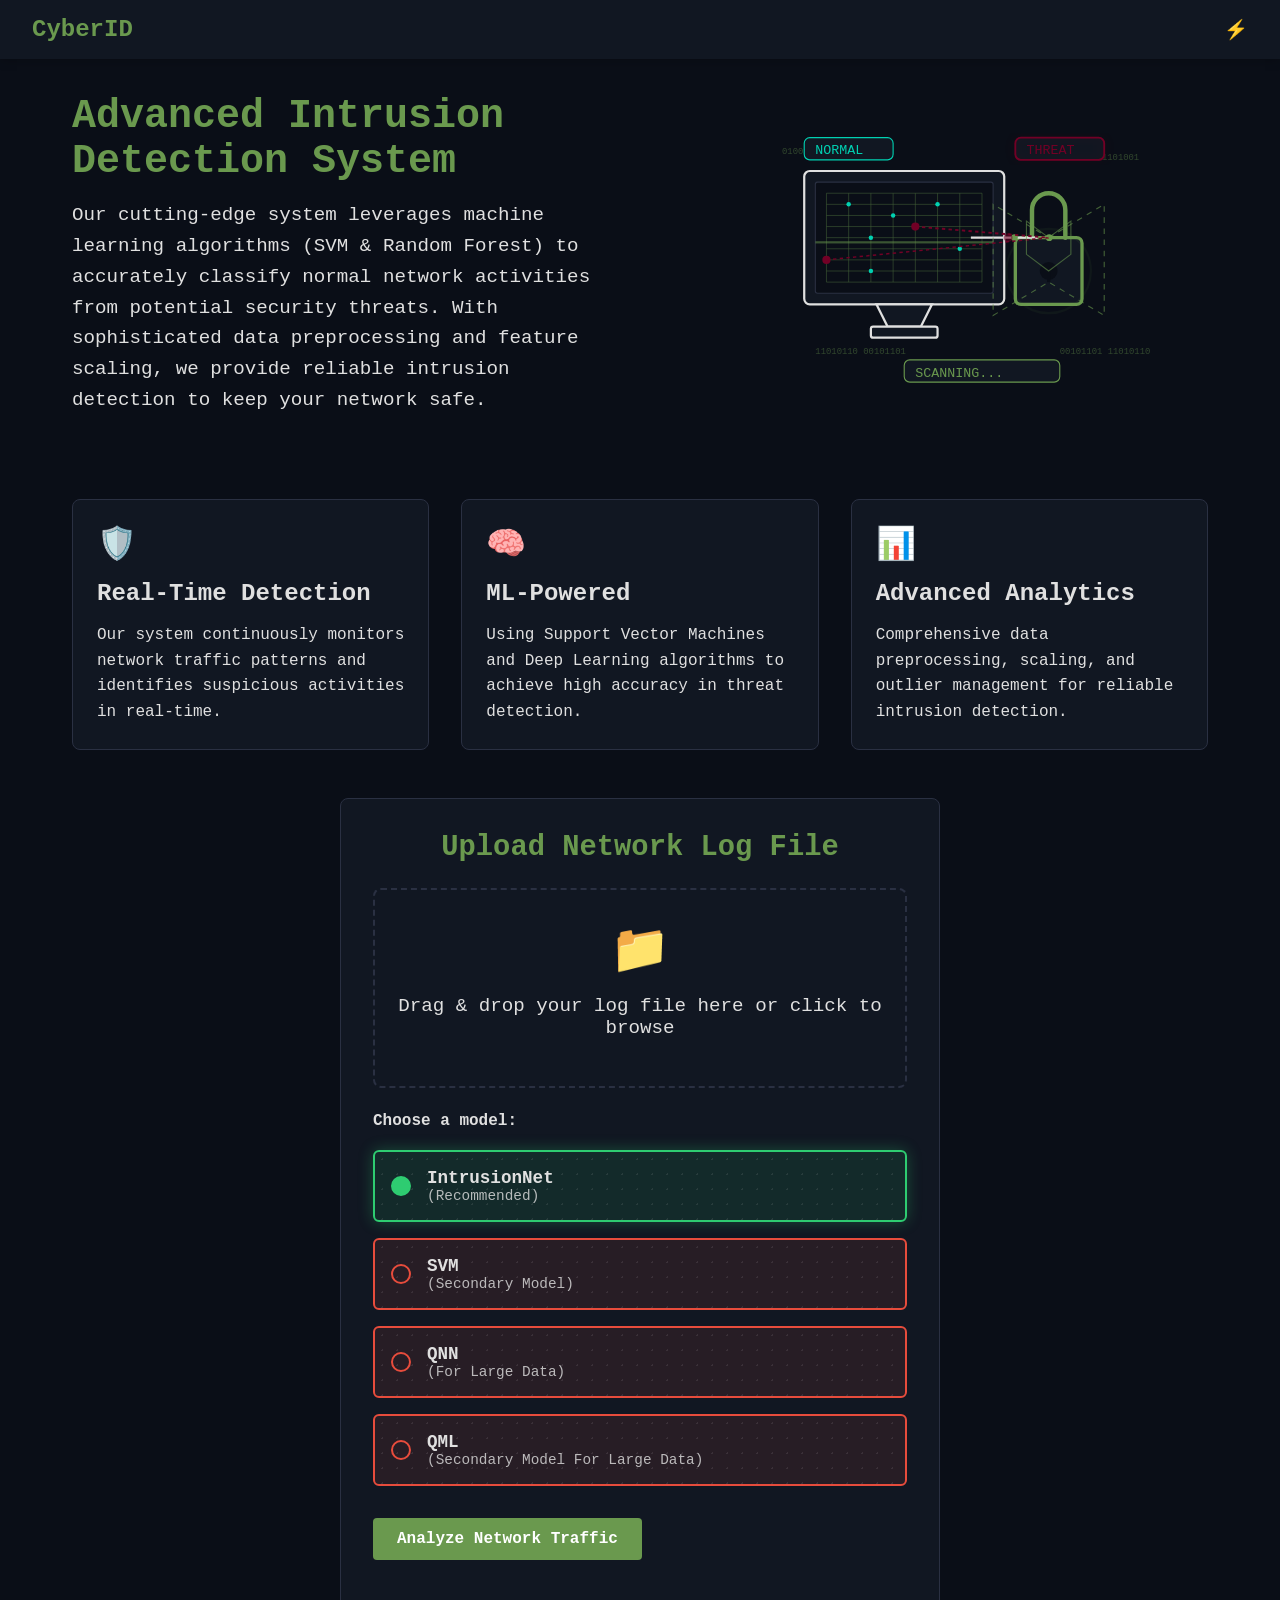
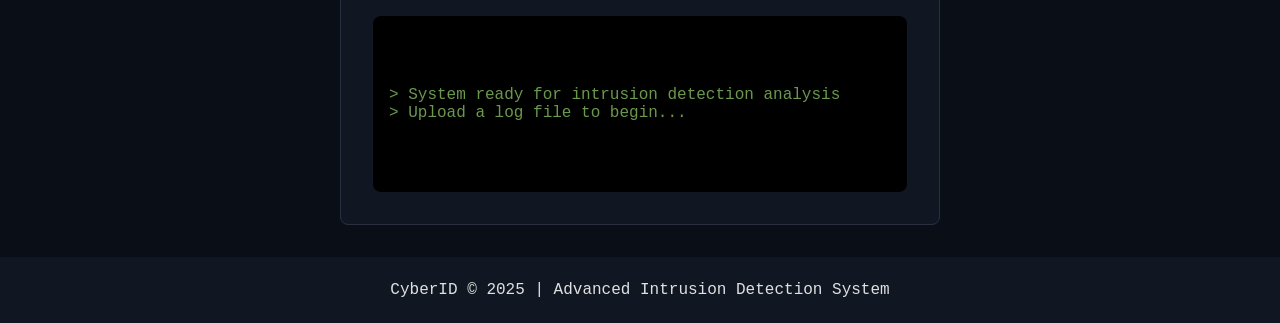
<file: templates/index.html>
<!DOCTYPE html>
<html lang="en">

<head>
    <meta charset="UTF-8">
    <meta name="viewport" content="width=device-width, initial-scale=1.0">
    <title>Intrusion Detection System</title>
    <style>
        :root {
            --bg-color: #0a0e17;
            --card-bg: #111722;
            --text-color: #e0e0e0;
            --accent-green: #6a994e;
            --danger-red: #720026;
            --highlight: #2a3042;
            --border-color: #2a3042;
            --success-color: #00d1b2;
            --warning-color: #ffdd57;
        }

        * {
            margin: 0;
            padding: 0;
            box-sizing: border-box;
            font-family: 'Courier New', monospace;
        }

        body {
            background-color: var(--bg-color);
            color: var(--text-color);
            min-height: 100vh;
            display: flex;
            flex-direction: column;
        }

        .navbar {
            background-color: var(--card-bg);
            padding: 1rem 2rem;
            box-shadow: 0 2px 10px rgba(0, 0, 0, 0.2);
            display: flex;
            justify-content: space-between;
            align-items: center;
        }

        .navbar-brand {
            font-size: 1.5rem;
            font-weight: bold;
            color: var(--accent-green);
        }

        .navbar-icon {
            font-size: 1.2rem;
            color: var(--text-color);
        }

        .main-container {
            flex: 1;
            display: flex;
            flex-direction: column;
            align-items: center;
            padding: 2rem;
            max-width: 1200px;
            margin: 0 auto;
            width: 100%;
        }

        .hero-section {
            display: flex;
            flex-wrap: wrap;
            justify-content: space-between;
            align-items: center;
            width: 100%;
            margin-bottom: 3rem;
        }

        .hero-content {
            flex: 1;
            min-width: 300px;
            padding-right: 2rem;
        }

        .hero-image {
            flex: 1;
            min-width: 300px;
            display: flex;
            justify-content: center;
            align-items: center;
        }

        .hero-image svg {
            max-width: 100%;
            height: auto;
        }

        .hero-content-title {
            font-size: 2.5rem;
            margin-bottom: 1rem;
            color: var(--accent-green);
        }

        .hero-content-subtitle {
            font-size: 1.2rem;
            margin-bottom: 2rem;
            line-height: 1.6;
        }

        .feature-grid {
            display: grid;
            grid-template-columns: repeat(auto-fit, minmax(300px, 1fr));
            gap: 2rem;
            width: 100%;
            margin-bottom: 3rem;
        }

        .feature-card {
            background-color: var(--card-bg);
            border: 1px solid var(--border-color);
            border-radius: 8px;
            padding: 1.5rem;
            transition: transform 0.3s ease;
        }

        .feature-card:hover {
            transform: translateY(-5px);
            box-shadow: 0 10px 20px rgba(0, 0, 0, 0.2);
        }

        .feature-card-icon {
            font-size: 2rem;
            color: var(--accent-green);
            margin-bottom: 1rem;
        }

        .feature-card-title {
            font-size: 1.5rem;
            margin-bottom: 1rem;
            color: var(--text-color);
        }

        .feature-card-description {
            line-height: 1.6;
        }

        .login-container {
            background-color: var(--card-bg);
            border: 1px solid var(--border-color);
            border-radius: 8px;
            padding: 2rem;
            width: 100%;
            max-width: 600px;
        }

        .login-heading {
            font-size: 1.8rem;
            margin-bottom: 1.5rem;
            text-align: center;
            color: var(--accent-green);
        }

        .login-form {
            display: flex;
            flex-direction: column;
        }

        .form-group {
            margin-bottom: 1.5rem;
        }

        .form-label {
            display: block;
            margin-bottom: 0.5rem;
            font-weight: bold;
        }

        .form-input {
            width: 100%;
            padding: 0.75rem;
            border: 1px solid var(--border-color);
            border-radius: 4px;
            background-color: var(--highlight);
            color: var(--text-color);
            font-family: 'Courier New', monospace;
        }

        .form-button {
            padding: 0.75rem 1.5rem;
            background-color: var(--accent-green);
            color: white;
            border: none;
            border-radius: 4px;
            cursor: pointer;
            font-weight: bold;
            font-size: 1rem;
            transition: background-color 0.3s ease;
        }

        .form-button:hover {
            background-color: #5a8941;
        }

        .file-input-container {
            position: relative;
            width: 100%;
            height: 200px;
            border: 2px dashed var(--border-color);
            border-radius: 8px;
            display: flex;
            flex-direction: column;
            justify-content: center;
            align-items: center;
            margin-bottom: 1.5rem;
            transition: border-color 0.3s ease;
            cursor: pointer;
        }

        .file-input-container:hover {
            border-color: var(--accent-green);
        }

        .file-input {
            position: absolute;
            width: 100%;
            height: 100%;
            opacity: 0;
            cursor: pointer;
        }

        .file-input-icon {
            font-size: 3rem;
            color: var(--accent-green);
            margin-bottom: 1rem;
        }

        .file-input-text {
            font-size: 1.2rem;
            text-align: center;
        }

        .file-name {
            margin-top: 1rem;
            font-size: 0.9rem;
            color: var(--success-color);
        }

        .terminal-container {
            background-color: #000;
            border-radius: 8px;
            padding: 1rem;
            margin-top: 2rem;
            font-family: 'Courier New', monospace;
            white-space: pre-wrap;
        }

        .terminal-text {
            color: var(--accent-green);
        }

        .footer {
            background-color: var(--card-bg);
            padding: 1.5rem;
            text-align: center;
            margin-top: auto;
        }

        @media (max-width: 768px) {

            .hero-content,
            .hero-image {
                flex: 100%;
                padding-right: 0;
                margin-bottom: 2rem;
            }
        }


        .model-selection-container {
            display: flex;
            flex-direction: column;
            margin-bottom: 2rem;
        }

        .model-toggle-group {
            display: flex;
            flex-wrap: wrap;
            flex-direction: row;
            gap: 1rem;
            width: 100%;
            max-width: 550px;
            margin-top: 0.75rem;
        }

        .model-toggle-option {
            position: relative;
            width: 100%;
        }

        .model-toggle-option input[type="radio"] {
            position: absolute;
            opacity: 0;
            width: 0;
            height: 0;
        }

        /* Default style - red for unselected */
        .model-toggle-label {
            display: flex;
            align-items: center;
            padding: 1rem;
            border: 2px solid #e74c3c; /* Red border by default */
            border-radius: 6px;
            background-color: rgba(231, 76, 60, 0.1); /* Light red background */
            cursor: pointer;
            transition: all 0.3s ease;
            position: relative;
            overflow: hidden;
        }

        /* Selected style - green */
        input[type="radio"]:checked + .model-toggle-label {
            border-color: #2ecc71; /* Green border for selected */
            background-color: rgba(46, 204, 113, 0.1); /* Light green background */
            box-shadow: 0 0 15px rgba(46, 204, 113, 0.3);
        }

        .model-toggle-label:before {
            content: '';
            position: absolute;
            top: 0;
            left: 0;
            right: 0;
            bottom: 0;
            background-image: radial-gradient(circle at 50% 50%, currentColor 1px, transparent 1px);
            background-size: 15px 15px;
            opacity: 0.1;
            z-index: 0;
            pointer-events: none;
        }

        .model-toggle-circle {
            width: 20px;
            height: 20px;
            border-radius: 50%;
            border: 2px solid #e74c3c; /* Red by default */
            margin-right: 1rem;
            display: flex;
            justify-content: center;
            align-items: center;
            position: relative;
            z-index: 1;
            flex-shrink: 0;
        }

        input[type="radio"]:checked + .model-toggle-label .model-toggle-circle {
            border-color: #2ecc71; /* Green for selected */
            background-color: #2ecc71;
        }

        .model-toggle-text {
            display: flex;
            flex-direction: column;
            z-index: 1;
        }

        .model-name {
            font-weight: bold;
            font-size: 1.1rem;
        }

        .model-type {
            font-size: 0.9rem;
            opacity: 0.8;
        }

        .model-toggle-label:hover {
            transform: translateY(-2px);
            box-shadow: 0 0 15px rgba(0, 0, 0, 0.3);
        }
        .notification {
            position: fixed;
            top: 20px;
            right: 20px;
            padding: 16px 20px;
            border-radius: 6px;
            box-shadow: 0 4px 12px rgba(0, 0, 0, 0.2);
            z-index: 1000;
            min-width: 300px;
            max-width: 400px;
            transform: translateY(-100px);
            opacity: 0;
            transition: all 0.3s ease;
            display: flex;
            justify-content: space-between;
            align-items: flex-start;
        }

        .notification.show {
            transform: translateY(0);
            opacity: 1;
        }

        .notification.error {
            background-color: rgba(114, 0, 38, 0.95);
            border-left: 4px solid #ff0044;
        }

        .notification.success {
            background-color: rgba(106, 153, 78, 0.95);
            border-left: 4px solid #00d1b2;
        }

        .notification-content {
            flex: 1;
        }

        .notification-title {
            font-weight: bold;
            margin-bottom: 5px;
            font-size: 1rem;
        }

        .notification-message {
            font-size: 0.9rem;
            line-height: 1.4;
        }

        .notification-close {
            background: none;
            border: none;
            color: var(--text-color);
            cursor: pointer;
            font-size: 1.2rem;
            padding: 0;
            margin-left: 10px;
        }

        .loading-indicator {
            display: none;
            position: fixed;
            top: 0;
            left: 0;
            width: 100%;
            height: 100%;
            background-color: rgba(10, 14, 23, 0.7);
            z-index: 999;
            justify-content: center;
            align-items: center;
        }

        .loading-spinner {
            width: 60px;
            height: 60px;
            border: 5px solid rgba(106, 153, 78, 0.3);
            border-radius: 50%;
            border-top-color: var(--accent-green);
            animation: spin 1s linear infinite;
        }

        @keyframes spin {
            to {
                transform: rotate(360deg);
            }
        }


        @media (max-width: 500px) {
            .model-toggle-group {
                gap: 0.75rem;
            }

            .model-toggle-label {
                padding: 0.75rem;
            }

            .model-name {
                font-size: 1rem;
            }

            .model-type {
                font-size: 0.8rem;
            }
        }
    </style>
</head>

<body>
    <nav class="navbar">
        <div class="navbar-brand">CyberID</div>
        <div class="navbar-icon">⚡</div>
    </nav>

    <main class="main-container">
        <section class="hero-section">
            <div class="hero-content">
                <h1 class="hero-content-title">Advanced Intrusion Detection System</h1>
                <p class="hero-content-subtitle">
                    Our cutting-edge system leverages machine learning algorithms (SVM & Random Forest)
                    to accurately classify normal network activities from potential security threats.
                    With sophisticated data preprocessing and feature scaling, we provide reliable
                    intrusion detection to keep your network safe.
                </p>
            </div>
            <div class="hero-image">
                <svg xmlns="http://www.w3.org/2000/svg" viewBox="0 0 450 320" width="500" height="360">

                    <defs>
                        <filter id="glow" x="-20%" y="-20%" width="140%" height="140%">
                            <feGaussianBlur stdDeviation="5" result="blur" />
                            <feComposite in="SourceGraphic" in2="blur" operator="over" />
                        </filter>
                    </defs>


                    <g id="computer">

                        <rect x="110" y="70" width="180" height="120" rx="5" fill="#111722" stroke="#e0e0e0"
                            stroke-width="2" />

                        <path d="M175,190 L225,190 L215,210 L185,210 Z" fill="#111722" stroke="#e0e0e0"
                            stroke-width="2" />

                        <rect x="170" y="210" width="60" height="10" rx="2" fill="#111722" stroke="#e0e0e0"
                            stroke-width="2" />

                        <rect x="120" y="80" width="160" height="100" rx="2" fill="#0a0e17" stroke="#2a3042"
                            stroke-width="1" />


                        <g stroke="#6a994e" stroke-width="0.5" opacity="0.6">
                            <line x1="130" y1="90" x2="270" y2="90" />
                            <line x1="130" y1="100" x2="270" y2="100" />
                            <line x1="130" y1="110" x2="270" y2="110" />
                            <line x1="130" y1="120" x2="270" y2="120" />
                            <line x1="130" y1="130" x2="270" y2="130" />
                            <line x1="130" y1="140" x2="270" y2="140" />
                            <line x1="130" y1="150" x2="270" y2="150" />
                            <line x1="130" y1="160" x2="270" y2="160" />
                            <line x1="130" y1="170" x2="270" y2="170" />

                            <line x1="130" y1="90" x2="130" y2="170" />
                            <line x1="150" y1="90" x2="150" y2="170" />
                            <line x1="170" y1="90" x2="170" y2="170" />
                            <line x1="190" y1="90" x2="190" y2="170" />
                            <line x1="210" y1="90" x2="210" y2="170" />
                            <line x1="230" y1="90" x2="230" y2="170" />
                            <line x1="250" y1="90" x2="250" y2="170" />
                            <line x1="270" y1="90" x2="270" y2="170" />
                        </g>


                        <rect x="120" y="90" width="160" height="2" fill="#6a994e" opacity="0.5">
                            <animate attributeName="y" values="90;170;90" dur="5s" repeatCount="indefinite" />
                        </rect>


                        <circle cx="150" cy="100" r="2" fill="#00d1b2" />
                        <circle cx="190" cy="110" r="2" fill="#00d1b2" />
                        <circle cx="230" cy="100" r="2" fill="#00d1b2" />
                        <circle cx="170" cy="130" r="2" fill="#00d1b2" />
                        <circle cx="250" cy="140" r="2" fill="#00d1b2" />
                        <circle cx="170" cy="160" r="2" fill="#00d1b2" />


                        <circle cx="210" cy="120" r="3" fill="#720026">
                            <animate attributeName="r" values="3;4;3" dur="1s" repeatCount="indefinite" />
                        </circle>
                        <circle cx="130" cy="150" r="3" fill="#720026">
                            <animate attributeName="r" values="3;4;3" dur="1s" repeatCount="indefinite" />
                        </circle>
                    </g>


                    <g id="lock" transform="translate(330, 130)">

                        <rect x="-30" y="0" width="60" height="60" rx="5" fill="#111722" stroke="#6a994e"
                            stroke-width="3" />

                        <path d="M-15,0 L-15,-25 A15,15 0 0,1 15,-25 L15,0" fill="none" stroke="#6a994e"
                            stroke-width="4" stroke-linecap="round" />

                        <circle cx="0" cy="30" r="8" fill="#0a0e17" />
                        <line x1="0" y1="30" x2="0" y2="40" stroke="#0a0e17" stroke-width="3" />


                        <circle cx="0" cy="30" r="20" fill="none" stroke="#6a994e" stroke-width="2" opacity="0">
                            <animate attributeName="r" values="20;40;20" dur="3s" repeatCount="indefinite" />
                            <animate attributeName="opacity" values="0.7;0;0.7" dur="3s" repeatCount="indefinite" />
                        </circle>
                    </g>


                    <g id="connections">

                        <path d="M260,130 C290,130 290,130 320,130" fill="none" stroke="#e0e0e0" stroke-width="2" />


                        <circle cx="270" cy="130" r="3" fill="#6a994e">
                            <animate attributeName="cx" values="270;315;270" dur="2s" repeatCount="indefinite" />
                        </circle>
                        <circle cx="290" cy="130" r="3" fill="#6a994e">
                            <animate attributeName="cx" values="290;335;290" dur="3s" repeatCount="indefinite" />
                        </circle>


                        <circle cx="280" cy="130" r="4" fill="#720026">
                            <animate attributeName="cx" values="280;310;280" dur="6s" repeatCount="indefinite" />
                            <animate attributeName="opacity" values="1;0;1" dur="6s" repeatCount="indefinite" />
                        </circle>
                    </g>


                    <path id="shield" d="M330,130 L380,100 L380,200 L330,170 L280,200 L280,100 Z" fill="none"
                        stroke="#6a994e" stroke-width="1" stroke-dasharray="5,5" opacity="0.6" />


                    <g font-family="monospace" font-size="8" fill="#6a994e" opacity="0.4">
                        <text x="90" y="55">01001101 10110010</text>
                        <text x="120" y="235">11010110 00101101</text>
                        <text x="330" y="60">10010110 01101001</text>
                        <text x="340" y="235">00101101 11010110</text>
                    </g>


                    <g>

                        <rect x="110" y="40" width="80" height="20" rx="5" fill="#111722" stroke="#00d1b2"
                            stroke-width="1" />
                        <text x="120" y="55" font-family="monospace" font-size="12" fill="#00d1b2">NORMAL</text>


                        <rect x="300" y="40" width="80" height="20" rx="5" fill="#111722" stroke="#720026"
                            stroke-width="1">
                            <animate attributeName="stroke-width" values="1;2;1" dur="2s" repeatCount="indefinite" />
                        </rect>
                        <text x="310" y="55" font-family="monospace" font-size="12" fill="#720026">THREAT</text>


                        <rect x="200" y="240" width="140" height="20" rx="5" fill="#111722" stroke="#6a994e"
                            stroke-width="1" />
                        <text x="210" y="255" font-family="monospace" font-size="12" fill="#6a994e">SCANNING...</text>
                    </g>


                    <rect x="300" y="40" width="80" height="20" rx="5" fill="none" stroke="#720026" stroke-width="1"
                        filter="url(#glow)">
                        <animate attributeName="opacity" values="0;0.5;0" dur="2s" repeatCount="indefinite" />
                    </rect>


                    <g>

                        <line x1="210" y1="120" x2="330" y2="130" stroke="#720026" stroke-width="1"
                            stroke-dasharray="3,3">
                            <animate attributeName="stroke-width" values="1;2;1" dur="1s" repeatCount="indefinite" />
                        </line>
                        <line x1="130" y1="150" x2="330" y2="130" stroke="#720026" stroke-width="1"
                            stroke-dasharray="3,3">
                            <animate attributeName="stroke-width" values="1;2;1" dur="1s" repeatCount="indefinite"
                                begin="0.5s" />
                        </line>
                    </g>


                    <g>
                        <path d="M330,130 L350,115 L350,145 L330,160 L310,145 L310,115 Z" fill="none" stroke="#6a994e"
                            stroke-width="1" opacity="0.3">
                            <animate attributeName="opacity" values="0.3;0.7;0.3" dur="4s" repeatCount="indefinite" />
                        </path>
                    </g>
                </svg>
            </div>
        </section>

        <section class="feature-grid">
            <div class="feature-card">
                <div class="feature-card-icon">🛡️</div>
                <h2 class="feature-card-title">Real-Time Detection</h2>
                <p class="feature-card-description">
                    Our system continuously monitors network traffic patterns and
                    identifies suspicious activities in real-time.
                </p>
            </div>
            <div class="feature-card">
                <div class="feature-card-icon">🧠</div>
                <h2 class="feature-card-title">ML-Powered</h2>
                <p class="feature-card-description">
                    Using Support Vector Machines and Deep Learning algorithms to
                    achieve high accuracy in threat detection.
                </p>
            </div>
            <div class="feature-card">
                <div class="feature-card-icon">📊</div>
                <h2 class="feature-card-title">Advanced Analytics</h2>
                <p class="feature-card-description">
                    Comprehensive data preprocessing, scaling, and outlier management
                    for reliable intrusion detection.
                </p>
            </div>
        </section>

        <div class="login-container">
            <h2 class="login-heading">Upload Network Log File</h2>
            <form class="login-form" id="logUploadForm" action="analyze" method="POST" enctype="multipart/form-data">
                <div class="file-input-container">
                    <input type="file" class="file-input" id="logfile" name="logfile" accept=".log,.txt,.csv">
                    <div class="file-input-icon">📁</div>
                    <div class="file-input-text">Drag & drop your log file here or click to browse</div>
                    <div class="file-name" id="fileName"></div>
                </div>

                <label class="form-label">Choose a model:</label>

                <div class="form-group model-selection-container">
                    <div class="model-toggle-group">
                        <div class="model-toggle-option">
                            <input type="radio" id="model_dl" name="model_choice" value="dl" checked>
                            <label for="model_dl" class="model-toggle-label">
                                <div class="model-toggle-circle"></div>
                                <div class="model-toggle-text">
                                    <span class="model-name">IntrusionNet</span>
                                    <span class="model-type">(Recommended)</span>
                                </div>
                            </label>
                        </div>
                        <div class="model-toggle-option">
                            <input type="radio" id="model_svm" name="model_choice" value="ml">
                            <label for="model_svm" class="model-toggle-label">
                                <div class="model-toggle-circle"></div>
                                <div class="model-toggle-text">
                                    <span class="model-name">SVM</span>
                                    <span class="model-type">(Secondary Model)</span>
                                </div>
                            </label>
                        </div>
                        <div class="model-toggle-option">
                            <input type="radio" id="model_qnn" name="model_choice" value="qnn">
                            <label for="model_qnn" class="model-toggle-label">
                                <div class="model-toggle-circle"></div>
                                <div class="model-toggle-text">
                                    <span class="model-name">QNN</span>
                                    <span class="model-type">(For Large Data)</span>
                                </div>
                            </label>
                        </div>
                        <div class="model-toggle-option">
                            <input type="radio" id="model_qml" name="model_choice" value="qml">
                            <label for="model_qml" class="model-toggle-label">
                                <div class="model-toggle-circle"></div>
                                <div class="model-toggle-text">
                                    <span class="model-name">QML</span>
                                    <span class="model-type">(Secondary Model For Large Data)</span>
                                </div>
                            </label>
                        </div>
                    </div>
                </div>

                <div class="form-group">
                    <button type="submit" class="form-button">Analyze Network Traffic</button>
                </div>
            </form>

            <div class="terminal-container">
                <div class="terminal-text" id="terminal">
> System ready for intrusion detection analysis
> Upload a log file to begin...
                </div>
            </div>
        </div>

    </main>

    <footer class="footer">
        <p>CyberID &copy; 2025 | Advanced Intrusion Detection System</p>
    </footer>

    <div id="notification" class="notification">
        <div class="notification-content">
            <div class="notification-title" id="notification-title"></div>
            <div class="notification-message" id="notification-message"></div>
        </div>
        <button class="notification-close" id="notification-close">&times;</button>
    </div>

    <!-- Loading indicator -->
    <div class="loading-indicator" id="loading-indicator">
        <div class="loading-spinner"></div>
    </div>

    <script>
        document.addEventListener('DOMContentLoaded', function() {
            // File input display
            const logfileInput = document.getElementById('logfile');
            const fileName = document.getElementById('fileName');
            const terminal = document.getElementById('terminal');
            const logUploadForm = document.getElementById('logUploadForm');
            const loadingIndicator = document.getElementById('loading-indicator');
            
            // Notification elements
            const notification = document.getElementById('notification');
            const notificationTitle = document.getElementById('notification-title');
            const notificationMessage = document.getElementById('notification-message');
            const notificationClose = document.getElementById('notification-close');
            
            // Show selected file name
            logfileInput.addEventListener('change', function(e) {
                const selectedFile = e.target.files[0];
                fileName.textContent = selectedFile ? `Selected: ${selectedFile.name}` : '';
                
                // Basic client-side validation
                if (selectedFile) {
                    // Check file extension
                    const validExtensions = ['.csv', '.log', '.txt'];
                    const ext = selectedFile.name.substring(selectedFile.name.lastIndexOf('.')).toLowerCase();
                    
                    if (!validExtensions.includes(ext)) {
                        showNotification('Invalid File Type', 'Please upload a CSV, LOG, or TXT file.', 'error');
                        logfileInput.value = '';
                        fileName.textContent = '';
                    }
                    
                    // Check if file is empty
                    if (selectedFile.size === 0) {
                        showNotification('Empty File', 'The selected file appears to be empty.', 'error');
                        logfileInput.value = '';
                        fileName.textContent = '';
                    }
                }
            });
            
            // Form submission with AJAX
            logUploadForm.addEventListener('submit', function(e) {
                e.preventDefault();
                
                const selectedFile = logfileInput.files[0];
                if (!selectedFile) {
                    showNotification('No File Selected', 'Please upload a log file to analyze.', 'error');
                    terminal.innerHTML += '\n<span style="color: red;">> Error: No file selected. Please upload a log file.</span>';
                    return;
                }
                
                // Create FormData object for AJAX submission
                const formData = new FormData();
                formData.append('logfile', selectedFile);
                formData.append('model_choice', document.querySelector('input[name="model_choice"]:checked').value);
                
                // Update terminal
                terminal.innerHTML += `\n> File "${selectedFile.name}" received...`;
                terminal.innerHTML += `\n> Processing log data...`;
                
                // Show loading indicator
                loadingIndicator.style.display = 'flex';
                
                // AJAX request
                fetch('/analyze', {
                    method: 'POST',
                    body: formData
                })
                .then(response => {
                    if (!response.ok) {
                        return response.text().then(text => {
                            try {
                                return JSON.parse(text);
                            } catch (e) {
                                return { error: text };
                            }
                        });
                    }
                    return response.text();
                })
                .then(data => {
                    loadingIndicator.style.display = 'none';
                    
                    // Check if data contains error
                    if (typeof data === 'object' && data.error) {
                        // Handle error response
                        showNotification('Analysis Error', data.error, 'error');
                        terminal.innerHTML += `\n<span style="color: red;">> Error: ${data.error}</span>`;
                        return;
                    }
                    
                    terminal.innerHTML += `\n> Analysis complete!`;
                    terminal.innerHTML += `\n> Redirecting to results...`;
                    
                    document.open();
                    document.write(data);
                    document.close();
                })
                .catch(error => {
                    loadingIndicator.style.display = 'none';
                    showNotification('System Error', 'An unexpected error occurred. Please try again.', 'error');
                    terminal.innerHTML += `\n<span style="color: red;">> System error: ${error.message}</span>`;
                    console.error('Error:', error);
                });
            });
            
            // Notification functionality
            function showNotification(title, message, type) {
                notificationTitle.textContent = title;
                notificationMessage.textContent = message;
                notification.className = `notification ${type}`;
                notification.classList.add('show');
                
                // Auto-hide after 5 seconds
                setTimeout(() => {
                    hideNotification();
                }, 5000);
            }
            
            function hideNotification() {
                notification.classList.remove('show');
            }
            
            notificationClose.addEventListener('click', hideNotification);
        });
    </script>

</body>

</html>
</file>
